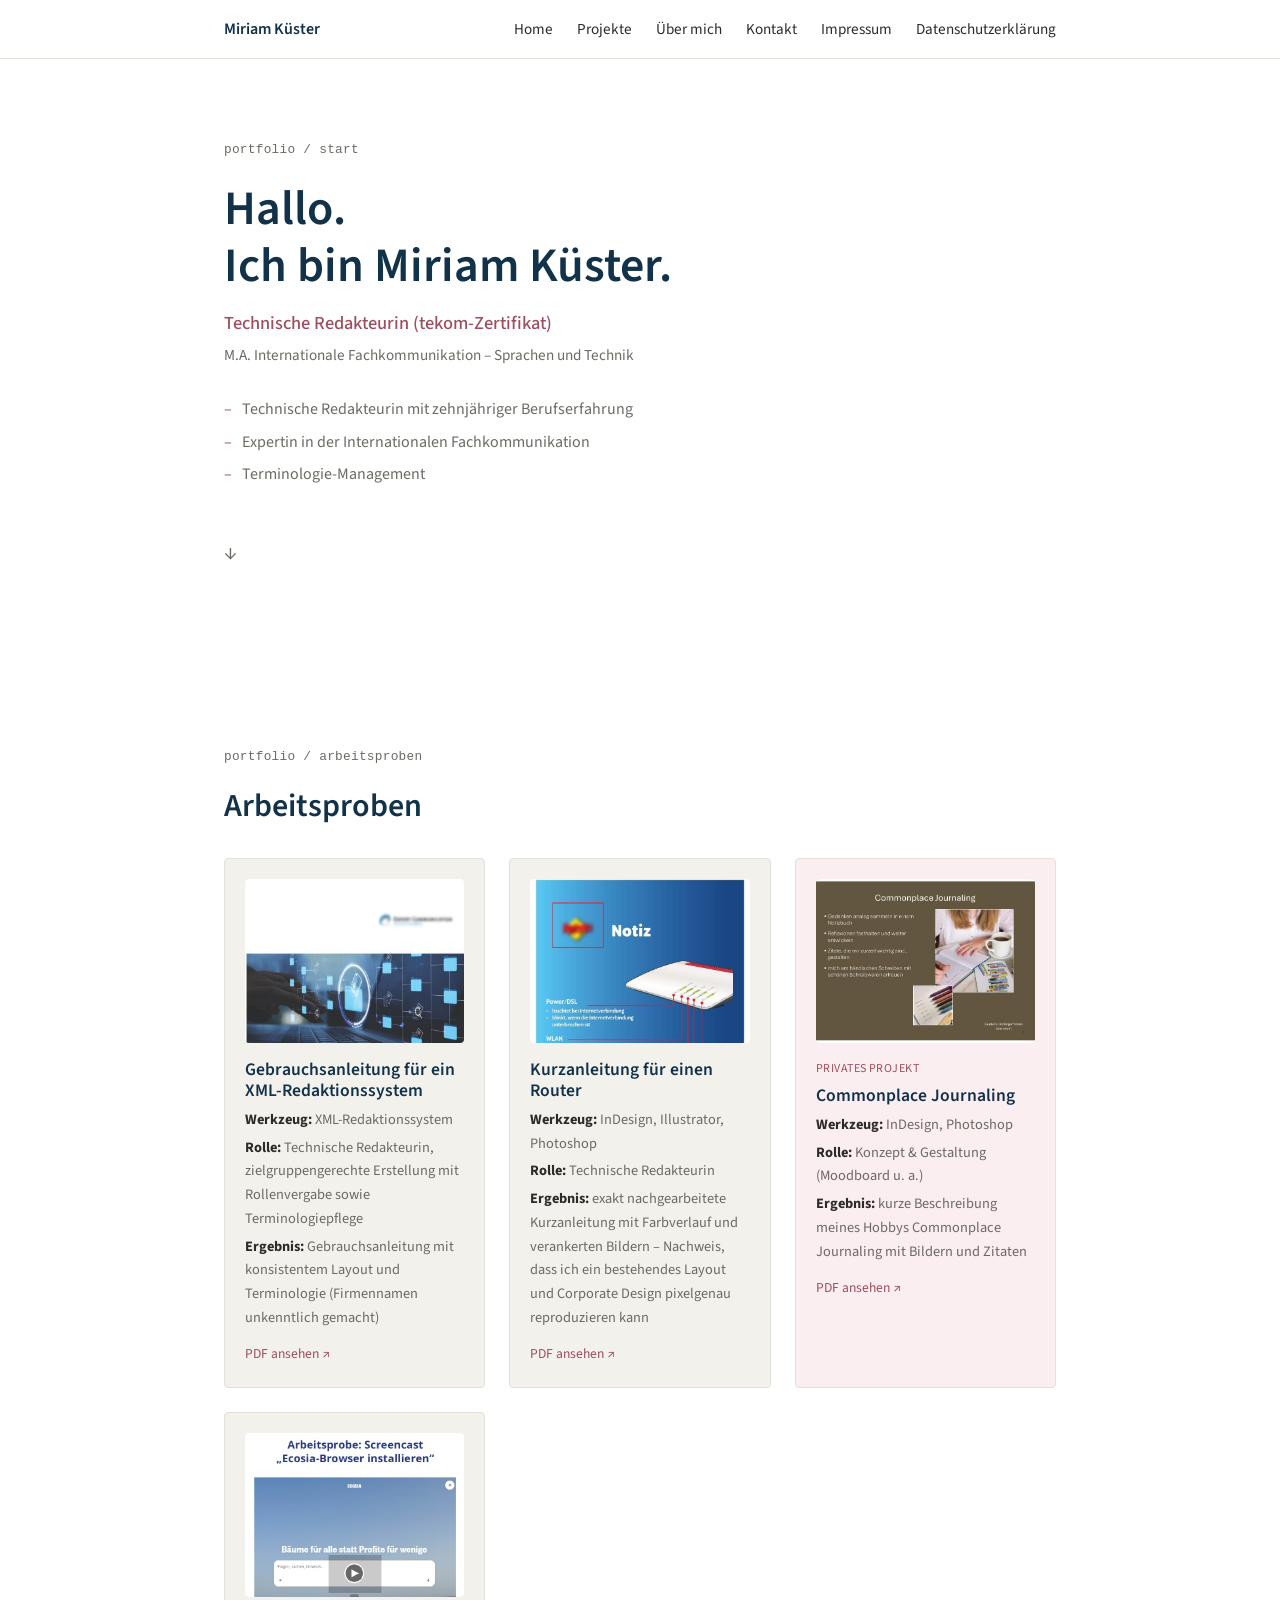
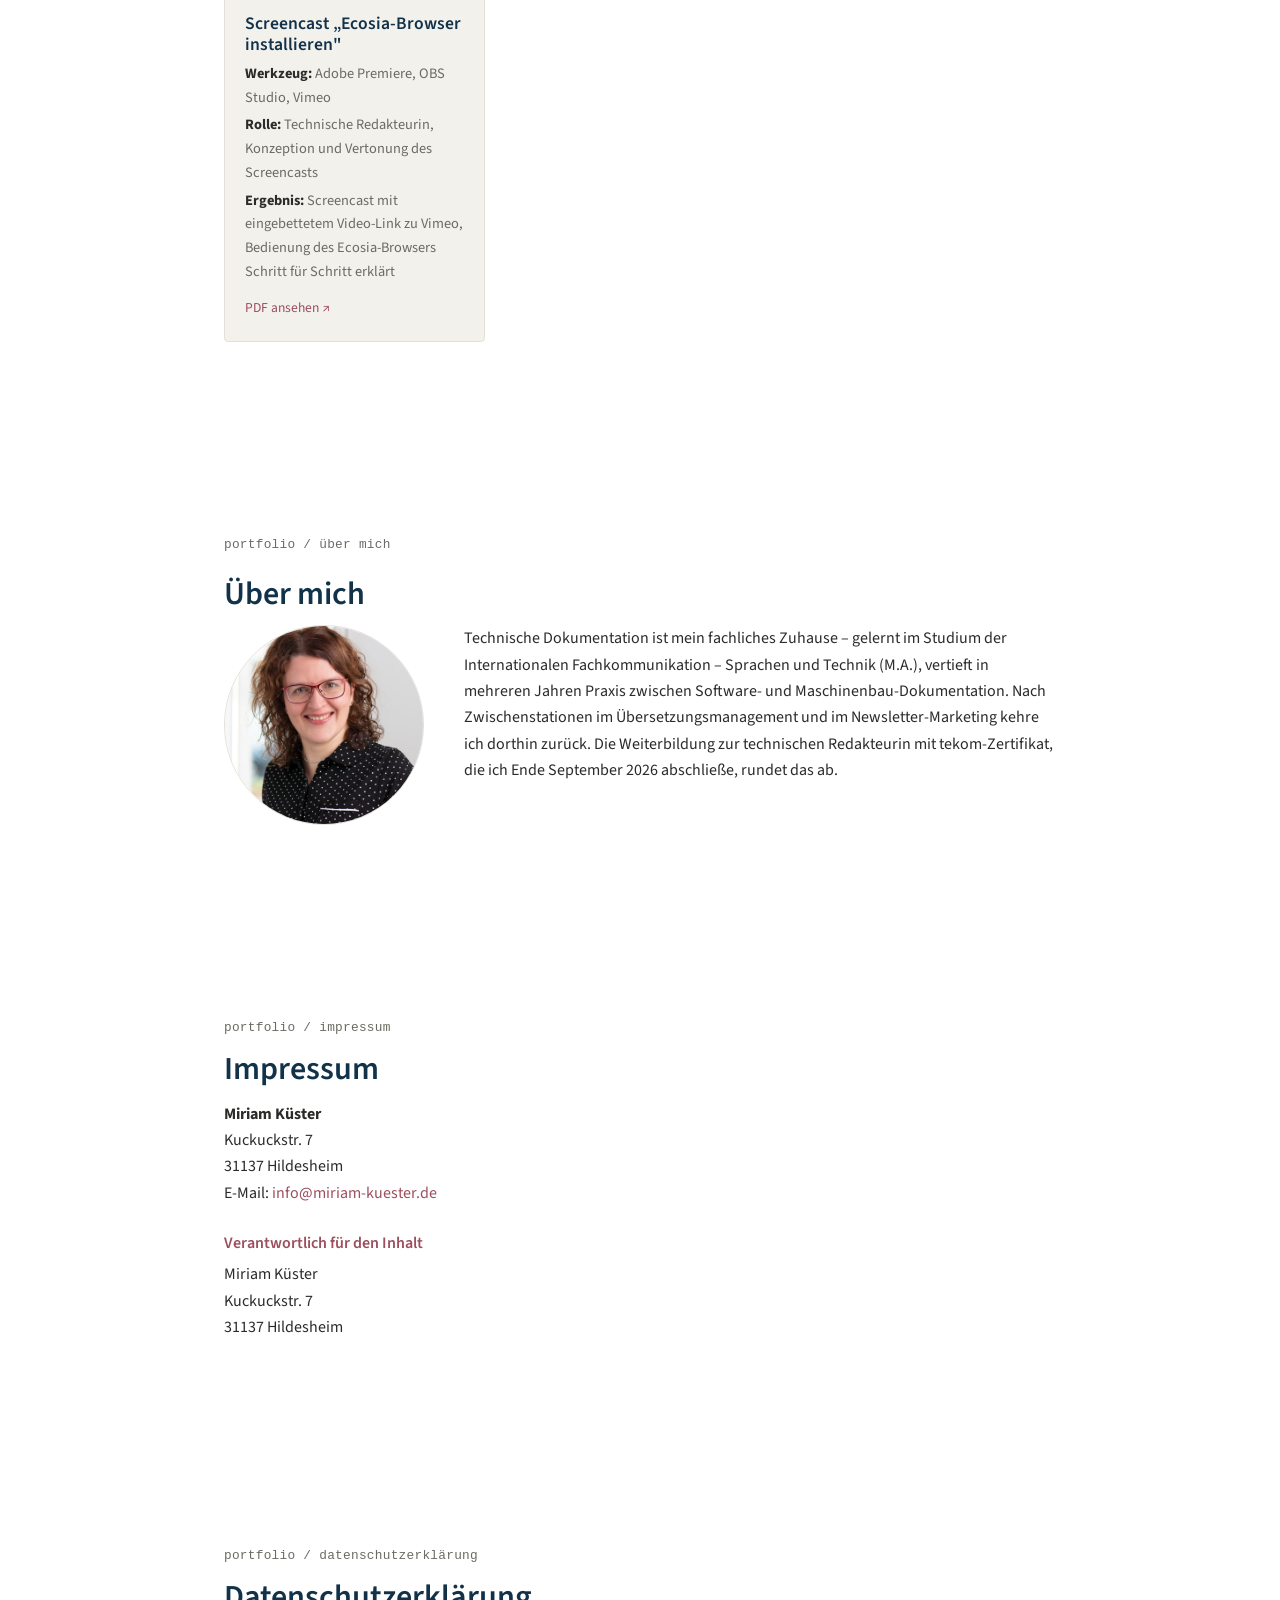
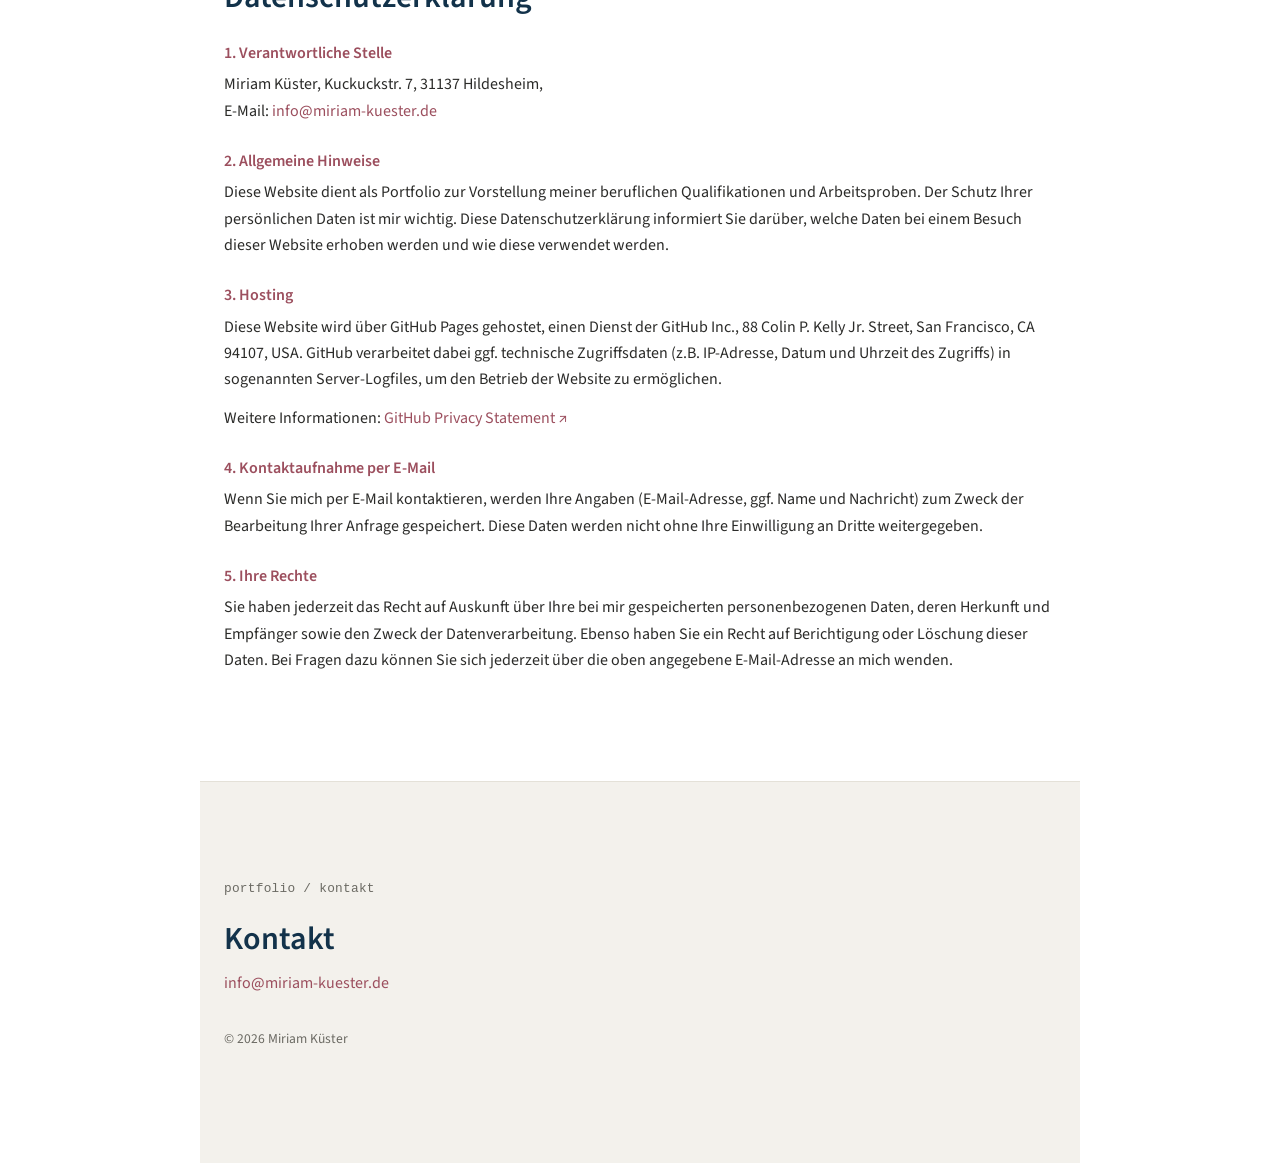
<file: index.html>
<!DOCTYPE html>
<html lang="de">
<head>
<meta charset="UTF-8">
<meta name="viewport" content="width=device-width, initial-scale=1.0">
<title>Miriam Küster — Technische Redakteurin</title>
<meta name="description" content="Portfolio für technische Dokumentation, Terminologie- und Übersetzungsmanagement.">
<link rel="preconnect" href="https://fonts.googleapis.com">
<link rel="preconnect" href="https://fonts.gstatic.com" crossorigin>
<link href="https://fonts.googleapis.com/css2?family=Source+Sans+3:wght@400;500;600&display=swap" rel="stylesheet">
<link rel="stylesheet" href="style.css">
</head>
<body>

<header class="nav-wrap">
  <nav class="nav">
    <a href="#start" class="nav-brand">Miriam Küster</a>
    <div class="nav-links">
      <a href="#start">Home</a>
      <a href="#projekte">Projekte</a>
      <a href="#ueber-mich">Über mich</a>
      <a href="#kontakt">Kontakt</a>
      <a href="#impressum">Impressum</a>
      <a href="#datenschutz">Datenschutzerklärung</a>
    </div>
  </nav>
</header>

<main>

  <!-- START -->
  <section id="start" class="section hero">
    <p class="eyebrow">portfolio / start</p>
    <h1>Hallo.<br>Ich bin Miriam Küster.</h1>
    <p class="role">Technische Redakteurin (tekom-Zertifikat)</p>
    <p class="credential">M.A. Internationale Fachkommunikation – Sprachen und Technik</p>
    <ul class="focus-list">
      <li>Technische Redakteurin mit zehnjähriger Berufserfahrung</li>
      <li>Expertin in der Internationalen Fachkommunikation</li>
      <li>Terminologie-Management</li>
    </ul>
    <a href="#projekte" class="scroll-hint" aria-label="Zu den Arbeitsproben scrollen">↓</a>
  </section>

  <!-- PROJEKTE -->
  <section id="projekte" class="section">
    <p class="eyebrow">portfolio / arbeitsproben</p>
    <h2>Arbeitsproben</h2>

    <div class="project-grid">

      <article class="project-card">
        <a class="project-thumb-link" href="pdfs/gebrauchsanleitung-redaktionssystem.pdf" target="_blank" rel="noopener">
          <img class="project-thumb" src="images/thumb_a.jpg" alt="Titelseite der Gebrauchsanleitung für das XML-Redaktionssystem">
        </a>
        <h3>Gebrauchsanleitung für ein XML-Redaktionssystem</h3>
        <p class="project-meta"><strong>Werkzeug:</strong> XML-Redaktionssystem</p>
        <p class="project-meta"><strong>Rolle:</strong> Technische Redakteurin, zielgruppengerechte Erstellung mit Rollenvergabe sowie Terminologiepflege</p>
        <p class="project-meta"><strong>Ergebnis:</strong> Gebrauchsanleitung mit konsistentem Layout und Terminologie (Firmennamen unkenntlich gemacht)</p>
        <a class="project-pdf-link" href="pdfs/gebrauchsanleitung-redaktionssystem.pdf" target="_blank" rel="noopener">PDF ansehen ↗</a>
      </article>

      <article class="project-card">
        <a class="project-thumb-link" href="pdfs/kurzanleitung-router.pdf" target="_blank" rel="noopener">
          <img class="project-thumb" src="images/thumb_b.jpg" alt="Titelseite der Kurzanleitung für einen Router">
        </a>
        <h3>Kurzanleitung für einen Router</h3>
        <p class="project-meta"><strong>Werkzeug:</strong> InDesign, Illustrator, Photoshop</p>
        <p class="project-meta"><strong>Rolle:</strong> Technische Redakteurin</p>
        <p class="project-meta"><strong>Ergebnis:</strong> exakt nachgearbeitete Kurzanleitung mit Farbverlauf und verankerten Bildern – Nachweis, dass ich ein bestehendes Layout und Corporate Design pixelgenau reproduzieren kann</p>
        <a class="project-pdf-link" href="pdfs/kurzanleitung-router.pdf" target="_blank" rel="noopener">PDF ansehen ↗</a>
      </article>

      <article class="project-card project-card--personal">
        <a class="project-thumb-link" href="pdfs/commonplace-journaling.pdf" target="_blank" rel="noopener">
          <img class="project-thumb" src="images/thumb_c.jpg" alt="Titelseite des Commonplace-Journaling-Guides">
        </a>
        <p class="project-tag">Privates Projekt</p>
        <h3>Commonplace Journaling</h3>
        <p class="project-meta"><strong>Werkzeug:</strong> InDesign, Photoshop</p>
        <p class="project-meta"><strong>Rolle:</strong> Konzept &amp; Gestaltung (Moodboard u. a.)</p>
        <p class="project-meta"><strong>Ergebnis:</strong> kurze Beschreibung meines Hobbys Commonplace Journaling mit Bildern und Zitaten</p>
        <a class="project-pdf-link" href="pdfs/commonplace-journaling.pdf" target="_blank" rel="noopener">PDF ansehen ↗</a>
       
      </article>
<article class="project-card">
  <a class="project-thumb-link" href="pdfs/screencast_ecosia_installation.pdf" target="_blank" rel="noopener">
    <img class="project-thumb" src="images/thumb_d.jpg" alt="Titelseite des Screencasts Ecosia-Browser installieren">
  </a>
  <h3>Screencast „Ecosia-Browser installieren"</h3>
  <p class="project-meta"><strong>Werkzeug:</strong> Adobe Premiere, OBS Studio, Vimeo</p>
  <p class="project-meta"><strong>Rolle:</strong> Technische Redakteurin, Konzeption und Vertonung des Screencasts</p>
  <p class="project-meta"><strong>Ergebnis:</strong> Screencast mit eingebettetem Video-Link zu Vimeo, Bedienung des Ecosia-Browsers Schritt für Schritt erklärt</p>
  <a class="project-pdf-link" href="pdfs/screencast_ecosia_installation.pdf" target="_blank" rel="noopener">PDF ansehen ↗</a>
</article>
    </div>
     
  </section>

  <!-- ÜBER MICH -->
  <section id="ueber-mich" class="section about">
    <p class="eyebrow">portfolio / über mich</p>
    <h2>Über mich</h2>
    <div class="about-grid">
      <img class="about-photo" src="images/profil.jpg" alt="Porträt von Miriam Küster">
      <div class="about-text">
        <p>Technische Dokumentation ist mein fachliches Zuhause – gelernt im Studium der Internationalen Fachkommunikation – Sprachen und Technik (M.A.), vertieft in mehreren Jahren Praxis zwischen Software- und Maschinenbau-Dokumentation. Nach Zwischenstationen im Übersetzungsmanagement und im Newsletter-Marketing kehre ich dorthin zurück. Die Weiterbildung zur technischen Redakteurin mit tekom-Zertifikat, die ich Ende September 2026 abschließe, rundet das ab.</p>
      </div>
    </div>
  </section>

  <!-- IMPRESSUM -->
  <section id="impressum" class="section legal">
    <p class="eyebrow">portfolio / impressum</p>
    <h2>Impressum</h2>
    <p><strong>Miriam Küster</strong><br>
    Kuckuckstr. 7<br>
    31137 Hildesheim<br>
    E-Mail: <a href="mailto:info@miriam-kuester.de">info@miriam-kuester.de</a></p>
    <h3>Verantwortlich für den Inhalt</h3>
    <p>Miriam Küster<br>
    Kuckuckstr. 7<br>
    31137 Hildesheim</p>
  </section>

  <!-- DATENSCHUTZERKLÄRUNG -->
  <section id="datenschutz" class="section legal">
    <p class="eyebrow">portfolio / datenschutzerklärung</p>
    <h2>Datenschutzerklärung</h2>

    <h3>1. Verantwortliche Stelle</h3>
    <p>Miriam Küster, Kuckuckstr. 7, 31137 Hildesheim,<br>
    E-Mail: <a href="mailto:info@miriam-kuester.de">info@miriam-kuester.de</a></p>

    <h3>2. Allgemeine Hinweise</h3>
    <p>Diese Website dient als Portfolio zur Vorstellung meiner beruflichen Qualifikationen und Arbeitsproben. Der Schutz Ihrer persönlichen Daten ist mir wichtig. Diese Datenschutzerklärung informiert Sie darüber, welche Daten bei einem Besuch dieser Website erhoben werden und wie diese verwendet werden.</p>

    <h3>3. Hosting</h3>
    <p>Diese Website wird über GitHub Pages gehostet, einen Dienst der GitHub Inc., 88 Colin P. Kelly Jr. Street, San Francisco, CA 94107, USA. GitHub verarbeitet dabei ggf. technische Zugriffsdaten (z.B. IP-Adresse, Datum und Uhrzeit des Zugriffs) in sogenannten Server-Logfiles, um den Betrieb der Website zu ermöglichen.</p>
    <p>Weitere Informationen: <a href="https://docs.github.com/en/site-policy/privacy-policies/github-privacy-statement" target="_blank" rel="noopener">GitHub Privacy Statement ↗</a></p>

    <h3>4. Kontaktaufnahme per E-Mail</h3>
    <p>Wenn Sie mich per E-Mail kontaktieren, werden Ihre Angaben (E-Mail-Adresse, ggf. Name und Nachricht) zum Zweck der Bearbeitung Ihrer Anfrage gespeichert. Diese Daten werden nicht ohne Ihre Einwilligung an Dritte weitergegeben.</p>

    <h3>5. Ihre Rechte</h3>
    <p>Sie haben jederzeit das Recht auf Auskunft über Ihre bei mir gespeicherten personenbezogenen Daten, deren Herkunft und Empfänger sowie den Zweck der Datenverarbeitung. Ebenso haben Sie ein Recht auf Berichtigung oder Löschung dieser Daten. Bei Fragen dazu können Sie sich jederzeit über die oben angegebene E-Mail-Adresse an mich wenden.</p>
  </section>

</main>

<footer id="kontakt" class="section kontakt">
  <p class="eyebrow">portfolio / kontakt</p>
  <h2>Kontakt</h2>
  <p><a href="mailto:info@miriam-kuester.de">info@miriam-kuester.de</a></p>
  <p class="footer-note">© <span id="jahr"></span> Miriam Küster</p>
</footer>

<script src="script.js"></script>
</body>
</html>
</file>
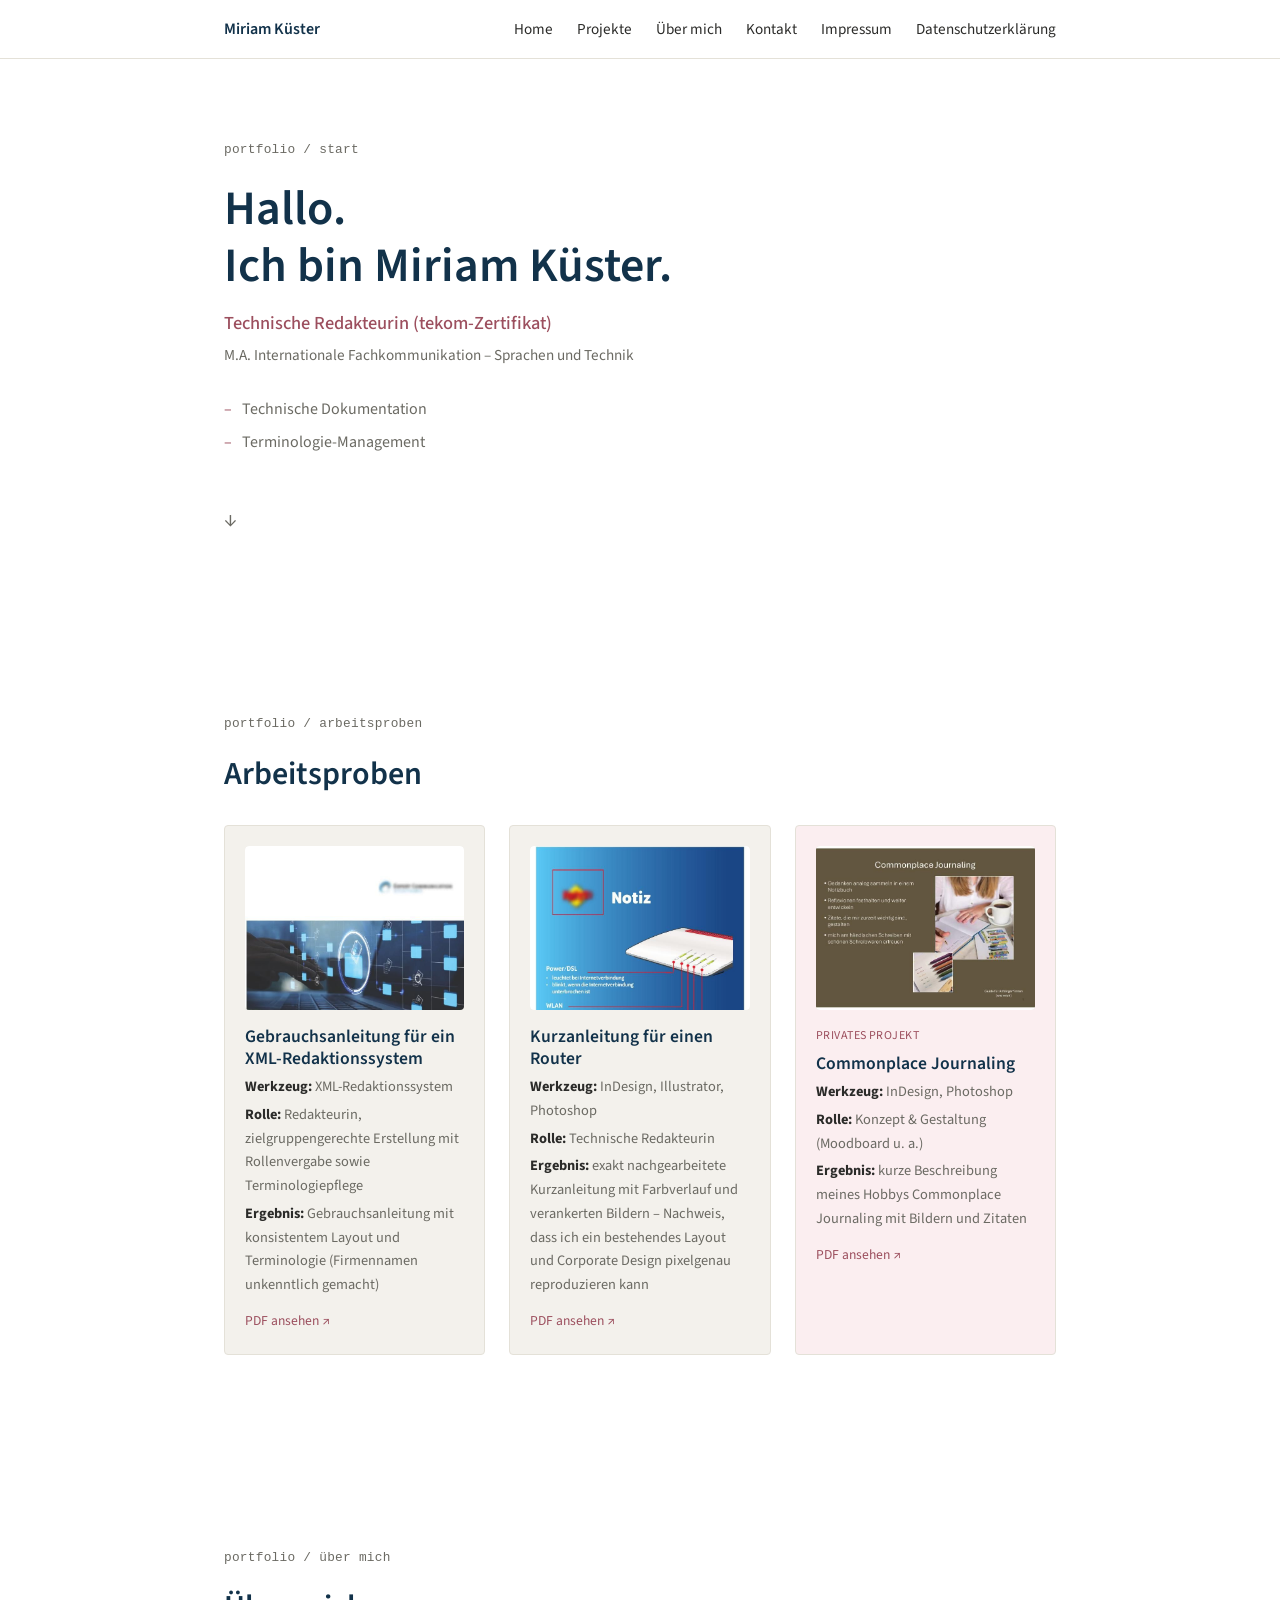
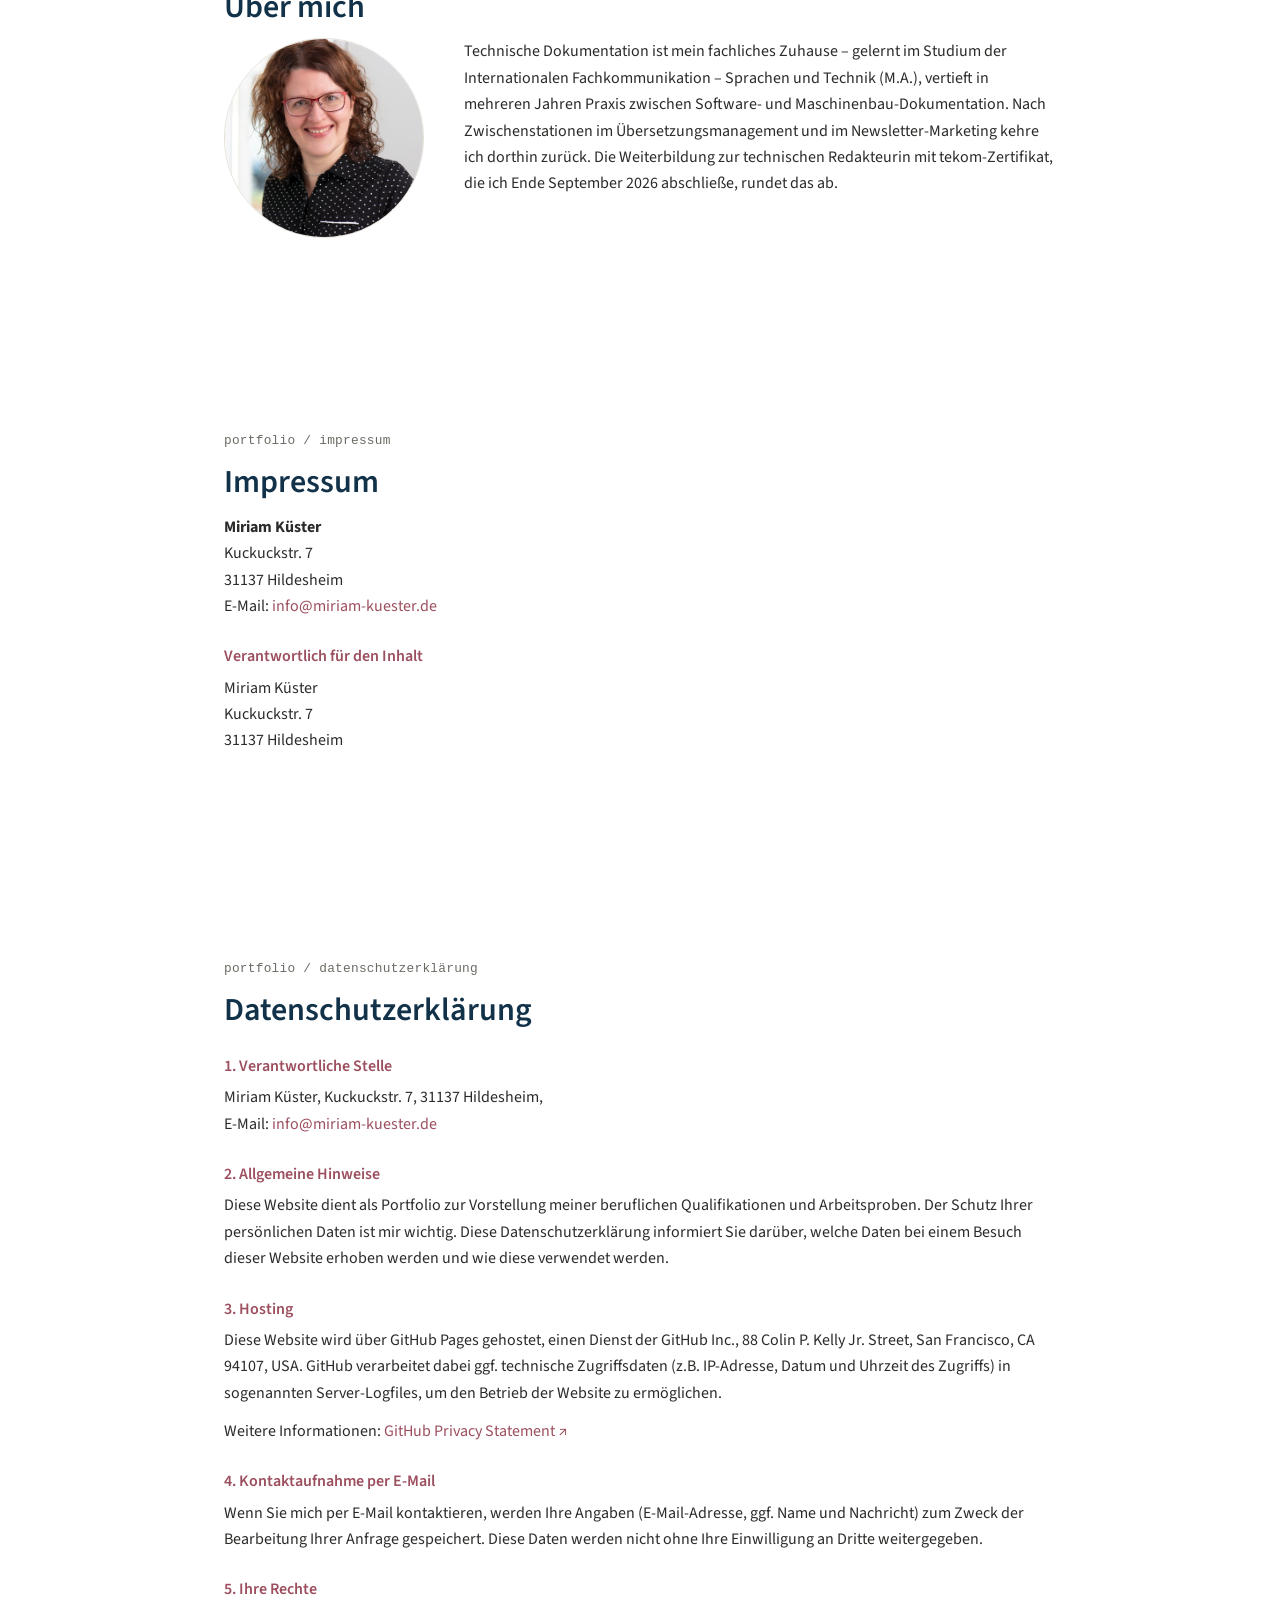
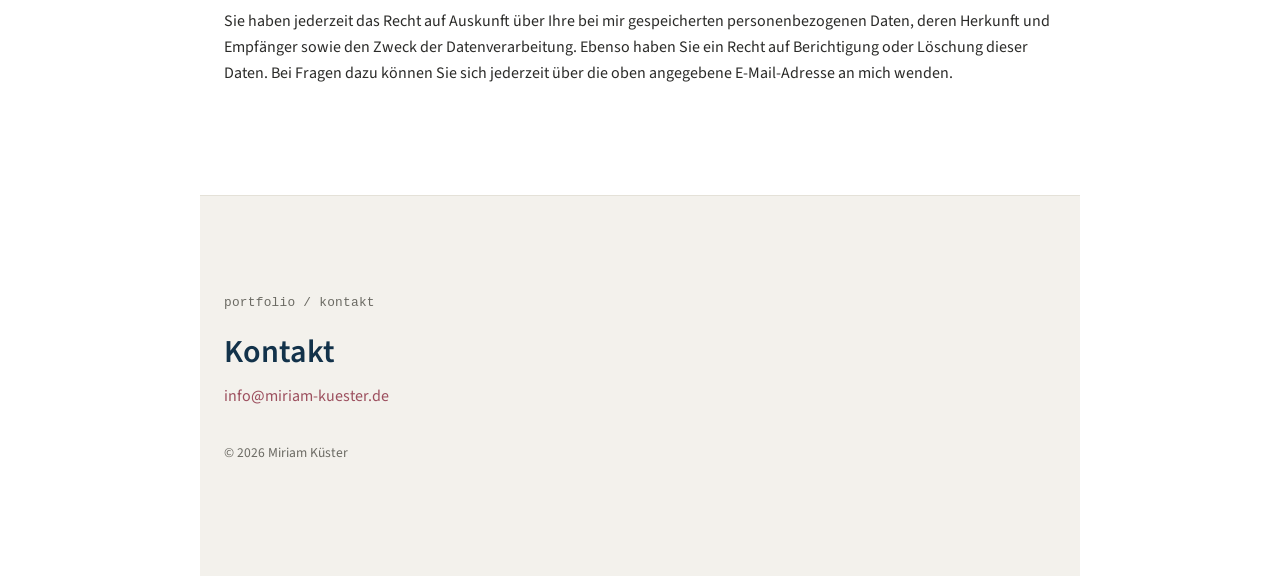
<file: portfolio-updated/index.html>
<!DOCTYPE html>
<html lang="de">
<head>
<meta charset="UTF-8">
<meta name="viewport" content="width=device-width, initial-scale=1.0">
<title>Miriam Küster — Technische Redakteurin</title>
<meta name="description" content="Portfolio für technische Dokumentation, Terminologie- und Übersetzungsmanagement.">
<link rel="preconnect" href="https://fonts.googleapis.com">
<link rel="preconnect" href="https://fonts.gstatic.com" crossorigin>
<link href="https://fonts.googleapis.com/css2?family=Source+Sans+3:wght@400;500;600&display=swap" rel="stylesheet">
<link rel="stylesheet" href="style.css">
</head>
<body>

<header class="nav-wrap">
  <nav class="nav">
    <a href="#start" class="nav-brand">Miriam Küster</a>
    <div class="nav-links">
      <a href="#start">Home</a>
      <a href="#projekte">Projekte</a>
      <a href="#ueber-mich">Über mich</a>
      <a href="#kontakt">Kontakt</a>
      <a href="#impressum">Impressum</a>
      <a href="#datenschutz">Datenschutzerklärung</a>
    </div>
  </nav>
</header>

<main>

  <!-- START -->
  <section id="start" class="section hero">
    <p class="eyebrow">portfolio / start</p>
    <h1>Hallo.<br>Ich bin Miriam Küster.</h1>
    <p class="role">Technische Redakteurin (tekom-Zertifikat)</p>
    <p class="credential">M.A. Internationale Fachkommunikation – Sprachen und Technik</p>
    <ul class="focus-list">
      <li>Technische Dokumentation</li>
      <li>Terminologie-Management</li>
    </ul>
    <a href="#projekte" class="scroll-hint" aria-label="Zu den Arbeitsproben scrollen">↓</a>
  </section>

  <!-- PROJEKTE -->
  <section id="projekte" class="section">
    <p class="eyebrow">portfolio / arbeitsproben</p>
    <h2>Arbeitsproben</h2>

    <div class="project-grid">

      <article class="project-card">
        <a class="project-thumb-link" href="pdfs/gebrauchsanleitung-redaktionssystem.pdf" target="_blank" rel="noopener">
          <img class="project-thumb" src="images/thumb_a.jpg" alt="Titelseite der Gebrauchsanleitung für das XML-Redaktionssystem">
        </a>
        <h3>Gebrauchsanleitung für ein XML-Redaktionssystem</h3>
        <p class="project-meta"><strong>Werkzeug:</strong> XML-Redaktionssystem</p>
        <p class="project-meta"><strong>Rolle:</strong> Redakteurin, zielgruppengerechte Erstellung mit Rollenvergabe sowie Terminologiepflege</p>
        <p class="project-meta"><strong>Ergebnis:</strong> Gebrauchsanleitung mit konsistentem Layout und Terminologie (Firmennamen unkenntlich gemacht)</p>
        <a class="project-pdf-link" href="pdfs/gebrauchsanleitung-redaktionssystem.pdf" target="_blank" rel="noopener">PDF ansehen ↗</a>
      </article>

      <article class="project-card">
        <a class="project-thumb-link" href="pdfs/kurzanleitung-router.pdf" target="_blank" rel="noopener">
          <img class="project-thumb" src="images/thumb_b.jpg" alt="Titelseite der Kurzanleitung für einen Router">
        </a>
        <h3>Kurzanleitung für einen Router</h3>
        <p class="project-meta"><strong>Werkzeug:</strong> InDesign, Illustrator, Photoshop</p>
        <p class="project-meta"><strong>Rolle:</strong> Technische Redakteurin</p>
        <p class="project-meta"><strong>Ergebnis:</strong> exakt nachgearbeitete Kurzanleitung mit Farbverlauf und verankerten Bildern – Nachweis, dass ich ein bestehendes Layout und Corporate Design pixelgenau reproduzieren kann</p>
        <a class="project-pdf-link" href="pdfs/kurzanleitung-router.pdf" target="_blank" rel="noopener">PDF ansehen ↗</a>
      </article>

      <article class="project-card project-card--personal">
        <a class="project-thumb-link" href="pdfs/commonplace-journaling.pdf" target="_blank" rel="noopener">
          <img class="project-thumb" src="images/thumb_c.jpg" alt="Titelseite des Commonplace-Journaling-Guides">
        </a>
        <p class="project-tag">Privates Projekt</p>
        <h3>Commonplace Journaling</h3>
        <p class="project-meta"><strong>Werkzeug:</strong> InDesign, Photoshop</p>
        <p class="project-meta"><strong>Rolle:</strong> Konzept &amp; Gestaltung (Moodboard u. a.)</p>
        <p class="project-meta"><strong>Ergebnis:</strong> kurze Beschreibung meines Hobbys Commonplace Journaling mit Bildern und Zitaten</p>
        <a class="project-pdf-link" href="pdfs/commonplace-journaling.pdf" target="_blank" rel="noopener">PDF ansehen ↗</a>
      </article>

    </div>
  </section>

  <!-- ÜBER MICH -->
  <section id="ueber-mich" class="section about">
    <p class="eyebrow">portfolio / über mich</p>
    <h2>Über mich</h2>
    <div class="about-grid">
      <img class="about-photo" src="images/profil.jpg" alt="Porträt von Miriam Küster">
      <div class="about-text">
        <p>Technische Dokumentation ist mein fachliches Zuhause – gelernt im Studium der Internationalen Fachkommunikation – Sprachen und Technik (M.A.), vertieft in mehreren Jahren Praxis zwischen Software- und Maschinenbau-Dokumentation. Nach Zwischenstationen im Übersetzungsmanagement und im Newsletter-Marketing kehre ich dorthin zurück. Die Weiterbildung zur technischen Redakteurin mit tekom-Zertifikat, die ich Ende September 2026 abschließe, rundet das ab.</p>
      </div>
    </div>
  </section>

  <!-- IMPRESSUM -->
  <section id="impressum" class="section legal">
    <p class="eyebrow">portfolio / impressum</p>
    <h2>Impressum</h2>
    <p><strong>Miriam Küster</strong><br>
    Kuckuckstr. 7<br>
    31137 Hildesheim<br>
    E-Mail: <a href="mailto:info@miriam-kuester.de">info@miriam-kuester.de</a></p>
    <h3>Verantwortlich für den Inhalt</h3>
    <p>Miriam Küster<br>
    Kuckuckstr. 7<br>
    31137 Hildesheim</p>
  </section>

  <!-- DATENSCHUTZERKLÄRUNG -->
  <section id="datenschutz" class="section legal">
    <p class="eyebrow">portfolio / datenschutzerklärung</p>
    <h2>Datenschutzerklärung</h2>

    <h3>1. Verantwortliche Stelle</h3>
    <p>Miriam Küster, Kuckuckstr. 7, 31137 Hildesheim,<br>
    E-Mail: <a href="mailto:info@miriam-kuester.de">info@miriam-kuester.de</a></p>

    <h3>2. Allgemeine Hinweise</h3>
    <p>Diese Website dient als Portfolio zur Vorstellung meiner beruflichen Qualifikationen und Arbeitsproben. Der Schutz Ihrer persönlichen Daten ist mir wichtig. Diese Datenschutzerklärung informiert Sie darüber, welche Daten bei einem Besuch dieser Website erhoben werden und wie diese verwendet werden.</p>

    <h3>3. Hosting</h3>
    <p>Diese Website wird über GitHub Pages gehostet, einen Dienst der GitHub Inc., 88 Colin P. Kelly Jr. Street, San Francisco, CA 94107, USA. GitHub verarbeitet dabei ggf. technische Zugriffsdaten (z.B. IP-Adresse, Datum und Uhrzeit des Zugriffs) in sogenannten Server-Logfiles, um den Betrieb der Website zu ermöglichen.</p>
    <p>Weitere Informationen: <a href="https://docs.github.com/en/site-policy/privacy-policies/github-privacy-statement" target="_blank" rel="noopener">GitHub Privacy Statement ↗</a></p>

    <h3>4. Kontaktaufnahme per E-Mail</h3>
    <p>Wenn Sie mich per E-Mail kontaktieren, werden Ihre Angaben (E-Mail-Adresse, ggf. Name und Nachricht) zum Zweck der Bearbeitung Ihrer Anfrage gespeichert. Diese Daten werden nicht ohne Ihre Einwilligung an Dritte weitergegeben.</p>

    <h3>5. Ihre Rechte</h3>
    <p>Sie haben jederzeit das Recht auf Auskunft über Ihre bei mir gespeicherten personenbezogenen Daten, deren Herkunft und Empfänger sowie den Zweck der Datenverarbeitung. Ebenso haben Sie ein Recht auf Berichtigung oder Löschung dieser Daten. Bei Fragen dazu können Sie sich jederzeit über die oben angegebene E-Mail-Adresse an mich wenden.</p>
  </section>

</main>

<footer id="kontakt" class="section kontakt">
  <p class="eyebrow">portfolio / kontakt</p>
  <h2>Kontakt</h2>
  <p><a href="mailto:info@miriam-kuester.de">info@miriam-kuester.de</a></p>
  <p class="footer-note">© <span id="jahr"></span> Miriam Küster</p>
</footer>

<script src="script.js"></script>
</body>
</html>
</file>
<file: style.css>
/* ---------- Design-Tokens ---------- */
:root {
  --color-bg: #ffffff;
  --color-bg-alt: #f3f1ec;
  --color-ink: #12324a;      /* Dunkelblau – Überschriften */
  --color-text: #2b2b29;     /* Fließtext */
  --color-muted: #6b6a63;    /* Nebentext */
  --color-accent: #9c4f5e;   /* Beere – Akzent */
  --color-accent-warm: #c97a4a; /* Terrakotta – Hover/Zweitakzent */
  --color-border: #e4e1d8;

  --font-base: 'Source Sans 3', -apple-system, sans-serif;

  --gap: 1.5rem;
  --radius: 4px;
  --max-width: 880px;
}

* { box-sizing: border-box; }

html {
  scroll-behavior: smooth;
}

body {
  margin: 0;
  font-family: var(--font-base);
  color: var(--color-text);
  background: var(--color-bg);
  line-height: 1.65;
  -webkit-font-smoothing: antialiased;
}

h1, h2, h3 {
  color: var(--color-ink);
  font-weight: 600;
  line-height: 1.2;
  margin: 0 0 0.75rem;
}

h1 { font-size: clamp(2rem, 5vw, 3rem); }
h2 { font-size: clamp(1.5rem, 3vw, 2rem); }
h3 { font-size: 1.1rem; margin-bottom: 0.4rem; }

p { margin: 0 0 1rem; color: var(--color-text); }

a {
  color: var(--color-accent);
  text-decoration: none;
}
a:hover, a:focus-visible {
  color: var(--color-accent-warm);
  text-decoration: underline;
}

/* ---------- Layout-Helfer ---------- */
.section {
  max-width: var(--max-width);
  margin: 0 auto;
  padding: 6rem 1.5rem;
}

.eyebrow {
  font-size: 0.8rem;
  color: var(--color-muted);
  font-family: monospace, monospace;
  letter-spacing: 0.02em;
  margin: 0 0 1.25rem;
}

/* ---------- Navigation ---------- */
.nav-wrap {
  position: sticky;
  top: 0;
  background: rgba(255, 255, 255, 0.92);
  backdrop-filter: blur(6px);
  border-bottom: 1px solid var(--color-border);
  z-index: 10;
}

.nav {
  max-width: var(--max-width);
  margin: 0 auto;
  padding: 1rem 1.5rem;
  display: flex;
  align-items: center;
  justify-content: space-between;
  flex-wrap: wrap;
  gap: 0.75rem;
}

.nav-brand {
  color: var(--color-ink);
  font-weight: 600;
  text-decoration: none;
}
.nav-brand:hover { color: var(--color-ink); text-decoration: none; }

.nav-links {
  display: flex;
  gap: 1.5rem;
  flex-wrap: wrap;
}

.nav-links a {
  color: var(--color-text);
  font-size: 0.95rem;
}
.nav-links a:hover { color: var(--color-accent-warm); }

/* ---------- Hero ---------- */
.hero {
  padding-top: 5rem;
  padding-bottom: 5rem;
}

.role {
  font-size: 1.15rem;
  color: var(--color-accent);
  font-weight: 500;
  margin-bottom: 0.3rem;
}

.credential {
  font-size: 0.95rem;
  color: var(--color-muted);
  margin-top: 0;
  margin-bottom: 1.75rem;
}

.focus-list {
  list-style: none;
  padding: 0;
  margin: 0 0 3rem;
  display: flex;
  flex-direction: column;
  gap: 0.4rem;
  color: var(--color-muted);
}

.focus-list li {
  padding-left: 1.1rem;
  position: relative;
}
.focus-list li::before {
  content: "–";
  position: absolute;
  left: 0;
  color: var(--color-accent);
}

.scroll-hint {
  display: inline-block;
  font-size: 1.3rem;
  color: var(--color-muted);
}
.scroll-hint:hover { color: var(--color-accent-warm); }

/* ---------- Projekte ---------- */
.project-grid {
  display: grid;
  grid-template-columns: repeat(auto-fit, minmax(240px, 1fr));
  gap: var(--gap);
  margin-top: 2rem;
}

.project-card {
  border: 1px solid var(--color-border);
  border-radius: var(--radius);
  padding: 1.25rem;
  background: var(--color-bg-alt);
}

.project-card--personal {
  background: #fbeef0; /* zarter Beere-Ton, nur hier als Fläche erlaubt */
}

.project-thumb-link {
  display: block;
}

.project-thumb {
  display: block;
  width: 100%;
  aspect-ratio: 4 / 3;
  object-fit: cover;
  object-position: top center;
  background: var(--color-border);
  border-radius: var(--radius);
  margin-bottom: 1rem;
}

.project-pdf-link {
  display: inline-block;
  margin-top: 0.6rem;
  font-size: 0.85rem;
}

.project-tag {
  font-size: 0.75rem;
  text-transform: uppercase;
  letter-spacing: 0.04em;
  color: var(--color-accent);
  margin: 0 0 0.4rem;
}

.project-meta {
  font-size: 0.9rem;
  color: var(--color-muted);
  margin: 0 0 0.25rem;
}
.project-meta strong { color: var(--color-text); }

/* ---------- Über mich ---------- */
.about-grid {
  display: grid;
  grid-template-columns: 200px 1fr;
  gap: 2.5rem;
  align-items: start;
}

.about-photo {
  width: 100%;
  aspect-ratio: 1 / 1;
  object-fit: cover;
  object-position: center;
  background: var(--color-bg-alt);
  border: 1px solid var(--color-border);
  border-radius: 50%;
}

@media (max-width: 560px) {
  .about-grid {
    grid-template-columns: 1fr;
  }
  .about-photo {
    width: 140px;
  }
}

/* ---------- Kontakt / Footer ---------- */
.kontakt {
  background: var(--color-bg-alt);
  border-top: 1px solid var(--color-border);
  text-align: left;
}

.footer-note {
  font-size: 0.85rem;
  color: var(--color-muted);
  margin-top: 2rem;
}

/* ---------- Fokus-Sichtbarkeit (Barrierefreiheit) ---------- */
a:focus-visible,
button:focus-visible {
  outline: 2px solid var(--color-accent);
  outline-offset: 2px;
}

/* ---------- Reduzierte Bewegung respektieren ---------- */
@media (prefers-reduced-motion: reduce) {
  html { scroll-behavior: auto; }
}

/* ---------- Impressum / Datenschutz ---------- */
.legal h3 {
  font-size: 1rem;
  margin-top: 1.75rem;
  margin-bottom: 0.5rem;
  color: var(--color-accent);
}
.legal p {
  margin-bottom: 0.75rem;
}
</file>
<file: portfolio-updated/style.css>
/* ---------- Design-Tokens ---------- */
:root {
  --color-bg: #ffffff;
  --color-bg-alt: #f3f1ec;
  --color-ink: #12324a;      /* Dunkelblau – Überschriften */
  --color-text: #2b2b29;     /* Fließtext */
  --color-muted: #6b6a63;    /* Nebentext */
  --color-accent: #9c4f5e;   /* Beere – Akzent */
  --color-accent-warm: #c97a4a; /* Terrakotta – Hover/Zweitakzent */
  --color-border: #e4e1d8;

  --font-base: 'Source Sans 3', -apple-system, sans-serif;

  --gap: 1.5rem;
  --radius: 4px;
  --max-width: 880px;
}

* { box-sizing: border-box; }

html {
  scroll-behavior: smooth;
}

body {
  margin: 0;
  font-family: var(--font-base);
  color: var(--color-text);
  background: var(--color-bg);
  line-height: 1.65;
  -webkit-font-smoothing: antialiased;
}

h1, h2, h3 {
  color: var(--color-ink);
  font-weight: 600;
  line-height: 1.2;
  margin: 0 0 0.75rem;
}

h1 { font-size: clamp(2rem, 5vw, 3rem); }
h2 { font-size: clamp(1.5rem, 3vw, 2rem); }
h3 { font-size: 1.1rem; margin-bottom: 0.4rem; }

p { margin: 0 0 1rem; color: var(--color-text); }

a {
  color: var(--color-accent);
  text-decoration: none;
}
a:hover, a:focus-visible {
  color: var(--color-accent-warm);
  text-decoration: underline;
}

/* ---------- Layout-Helfer ---------- */
.section {
  max-width: var(--max-width);
  margin: 0 auto;
  padding: 6rem 1.5rem;
}

.eyebrow {
  font-size: 0.8rem;
  color: var(--color-muted);
  font-family: monospace, monospace;
  letter-spacing: 0.02em;
  margin: 0 0 1.25rem;
}

/* ---------- Navigation ---------- */
.nav-wrap {
  position: sticky;
  top: 0;
  background: rgba(255, 255, 255, 0.92);
  backdrop-filter: blur(6px);
  border-bottom: 1px solid var(--color-border);
  z-index: 10;
}

.nav {
  max-width: var(--max-width);
  margin: 0 auto;
  padding: 1rem 1.5rem;
  display: flex;
  align-items: center;
  justify-content: space-between;
  flex-wrap: wrap;
  gap: 0.75rem;
}

.nav-brand {
  color: var(--color-ink);
  font-weight: 600;
  text-decoration: none;
}
.nav-brand:hover { color: var(--color-ink); text-decoration: none; }

.nav-links {
  display: flex;
  gap: 1.5rem;
  flex-wrap: wrap;
}

.nav-links a {
  color: var(--color-text);
  font-size: 0.95rem;
}
.nav-links a:hover { color: var(--color-accent-warm); }

/* ---------- Hero ---------- */
.hero {
  padding-top: 5rem;
  padding-bottom: 5rem;
}

.role {
  font-size: 1.15rem;
  color: var(--color-accent);
  font-weight: 500;
  margin-bottom: 0.3rem;
}

.credential {
  font-size: 0.95rem;
  color: var(--color-muted);
  margin-top: 0;
  margin-bottom: 1.75rem;
}

.focus-list {
  list-style: none;
  padding: 0;
  margin: 0 0 3rem;
  display: flex;
  flex-direction: column;
  gap: 0.4rem;
  color: var(--color-muted);
}

.focus-list li {
  padding-left: 1.1rem;
  position: relative;
}
.focus-list li::before {
  content: "–";
  position: absolute;
  left: 0;
  color: var(--color-accent);
}

.scroll-hint {
  display: inline-block;
  font-size: 1.3rem;
  color: var(--color-muted);
}
.scroll-hint:hover { color: var(--color-accent-warm); }

/* ---------- Projekte ---------- */
.project-grid {
  display: grid;
  grid-template-columns: repeat(auto-fit, minmax(240px, 1fr));
  gap: var(--gap);
  margin-top: 2rem;
}

.project-card {
  border: 1px solid var(--color-border);
  border-radius: var(--radius);
  padding: 1.25rem;
  background: var(--color-bg-alt);
}

.project-card--personal {
  background: #fbeef0; /* zarter Beere-Ton, nur hier als Fläche erlaubt */
}

.project-thumb-link {
  display: block;
}

.project-thumb {
  display: block;
  width: 100%;
  aspect-ratio: 4 / 3;
  object-fit: cover;
  object-position: top center;
  background: var(--color-border);
  border-radius: var(--radius);
  margin-bottom: 1rem;
}

.project-pdf-link {
  display: inline-block;
  margin-top: 0.6rem;
  font-size: 0.85rem;
}

.project-tag {
  font-size: 0.75rem;
  text-transform: uppercase;
  letter-spacing: 0.04em;
  color: var(--color-accent);
  margin: 0 0 0.4rem;
}

.project-meta {
  font-size: 0.9rem;
  color: var(--color-muted);
  margin: 0 0 0.25rem;
}
.project-meta strong { color: var(--color-text); }

/* ---------- Über mich ---------- */
.about-grid {
  display: grid;
  grid-template-columns: 200px 1fr;
  gap: 2.5rem;
  align-items: start;
}

.about-photo {
  width: 100%;
  aspect-ratio: 1 / 1;
  object-fit: cover;
  object-position: center;
  background: var(--color-bg-alt);
  border: 1px solid var(--color-border);
  border-radius: 50%;
}

@media (max-width: 560px) {
  .about-grid {
    grid-template-columns: 1fr;
  }
  .about-photo {
    width: 140px;
  }
}

/* ---------- Kontakt / Footer ---------- */
.kontakt {
  background: var(--color-bg-alt);
  border-top: 1px solid var(--color-border);
  text-align: left;
}

.footer-note {
  font-size: 0.85rem;
  color: var(--color-muted);
  margin-top: 2rem;
}

/* ---------- Fokus-Sichtbarkeit (Barrierefreiheit) ---------- */
a:focus-visible,
button:focus-visible {
  outline: 2px solid var(--color-accent);
  outline-offset: 2px;
}

/* ---------- Reduzierte Bewegung respektieren ---------- */
@media (prefers-reduced-motion: reduce) {
  html { scroll-behavior: auto; }
}

/* ---------- Impressum / Datenschutz ---------- */
.legal h3 {
  font-size: 1rem;
  margin-top: 1.75rem;
  margin-bottom: 0.5rem;
  color: var(--color-accent);
}
.legal p {
  margin-bottom: 0.75rem;
}
</file>
